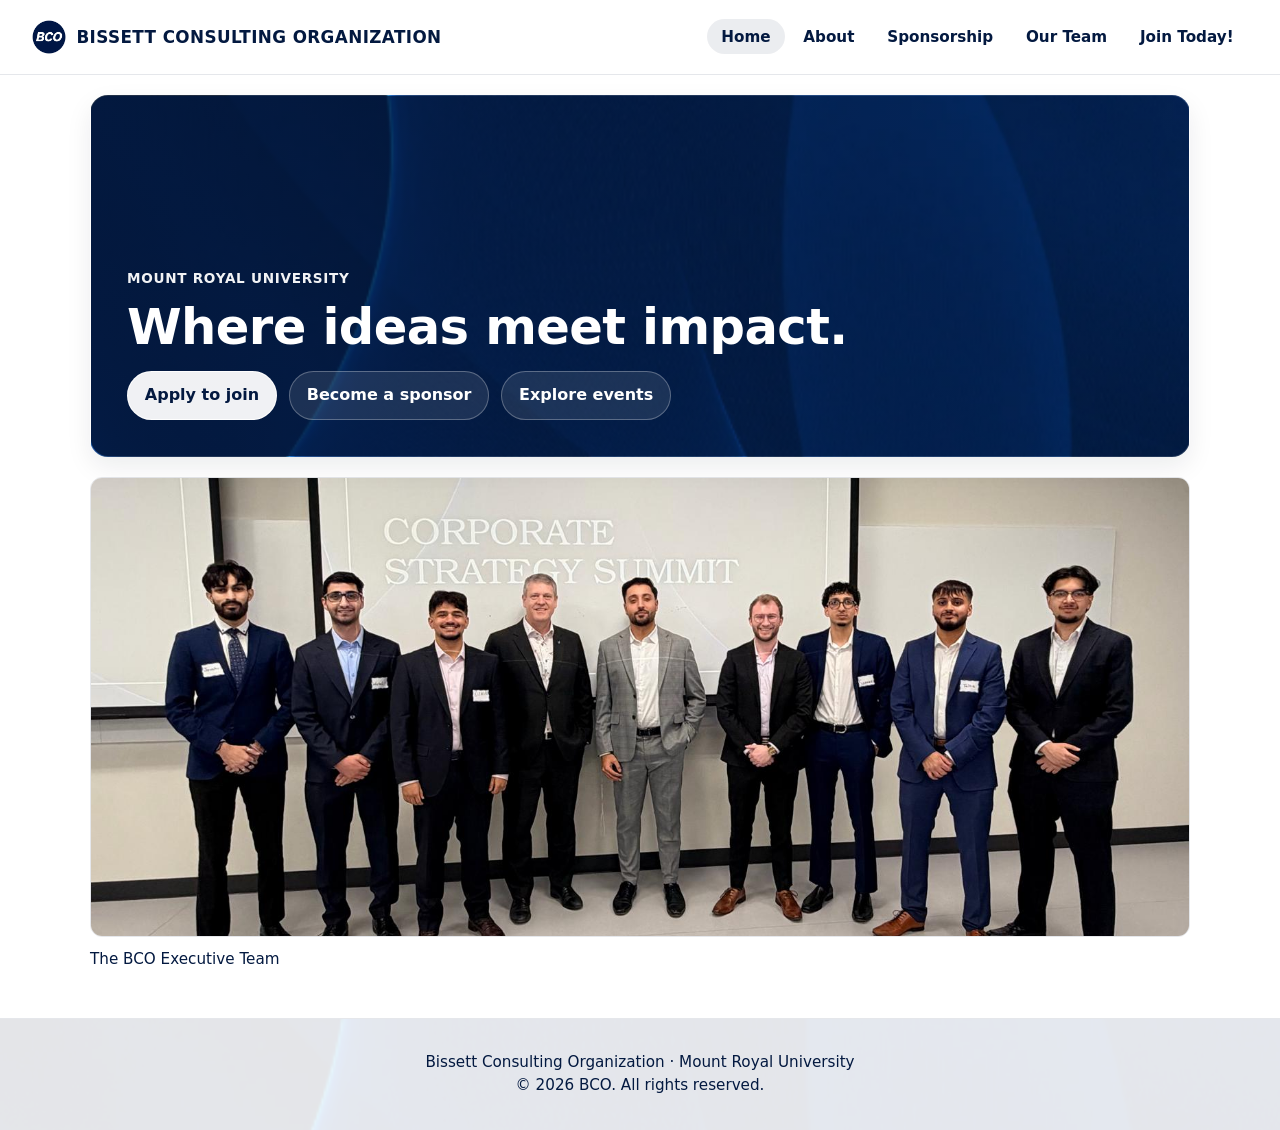
<file: index.html>
<!DOCTYPE html>
<html lang="en">
<head>
  <meta charset="UTF-8">
  <meta name="viewport" content="width=device-width, initial-scale=1.0">
  <meta name="description" content="Welcome to the Bissett Consulting Organization, where ideas meet impact at Mount Royal University.">
  <title>BCO | Home</title>

  <link rel="icon" href="images/bco-logo.png" type="image/png">
  <link rel="stylesheet" href="styles/shared.css">
  <link rel="stylesheet" href="styles/motif.css">
  <link rel="stylesheet" href="styles/home.css">
</head>

<body>
  <a href="#main" class="skip-link">Skip to content</a>

  <header>
    <div class="header-brand">
      <img src="images/bco-logo.png" alt="BCO" class="header-logo">
      <h1>Bissett Consulting Organization</h1>
    </div>
    <nav aria-label="Primary">
      <button type="button" class="nav-toggle" aria-expanded="false" aria-controls="primary-nav" aria-label="Toggle navigation menu">
        <span></span><span></span><span></span>
      </button>
      <ul id="primary-nav">
        <li><a href="index.html" class="active" aria-current="page">Home</a></li>
        <li><a href="about.html">About</a></li>
        <li><a href="sponsors.html">Sponsorship</a></li>
        <li><a href="team.html">Our Team</a></li>
        <li><a href="contact.html">Join Today!</a></li>
      </ul>
    </nav>
  </header>

  <main id="main">
    <!-- Signature hero -->
    <section class="motif-hero" aria-label="BCO hero">
      <div class="motif-hero-inner">
        <div class="motif-kicker">Mount Royal University</div>
        <div class="motif-title">Where ideas meet impact.</div>
        <div class="motif-actions">
          <a class="btn primary" href="contact.html">Apply to join</a>
          <a class="btn" href="sponsors.html">Become a sponsor</a>
          <a class="btn" href="about.html#events">Explore events</a>
        </div>
      </div>
    </section>

    <!-- Team photo -->
    <section id="teampic" aria-label="BCO executive team photo">
      <figure>
        <img src="images/team.jpeg" alt="BCO executive team group photo">
        <figcaption>The BCO Executive Team</figcaption>
      </figure>
    </section>

  </main>

  <footer>
    <p>Bissett Consulting Organization &middot; Mount Royal University</p>
    <p>&copy; 2026 BCO. All rights reserved.</p>
  </footer>

  <script src="scripts/nav.js" defer></script>
</body>
</html>
</file>
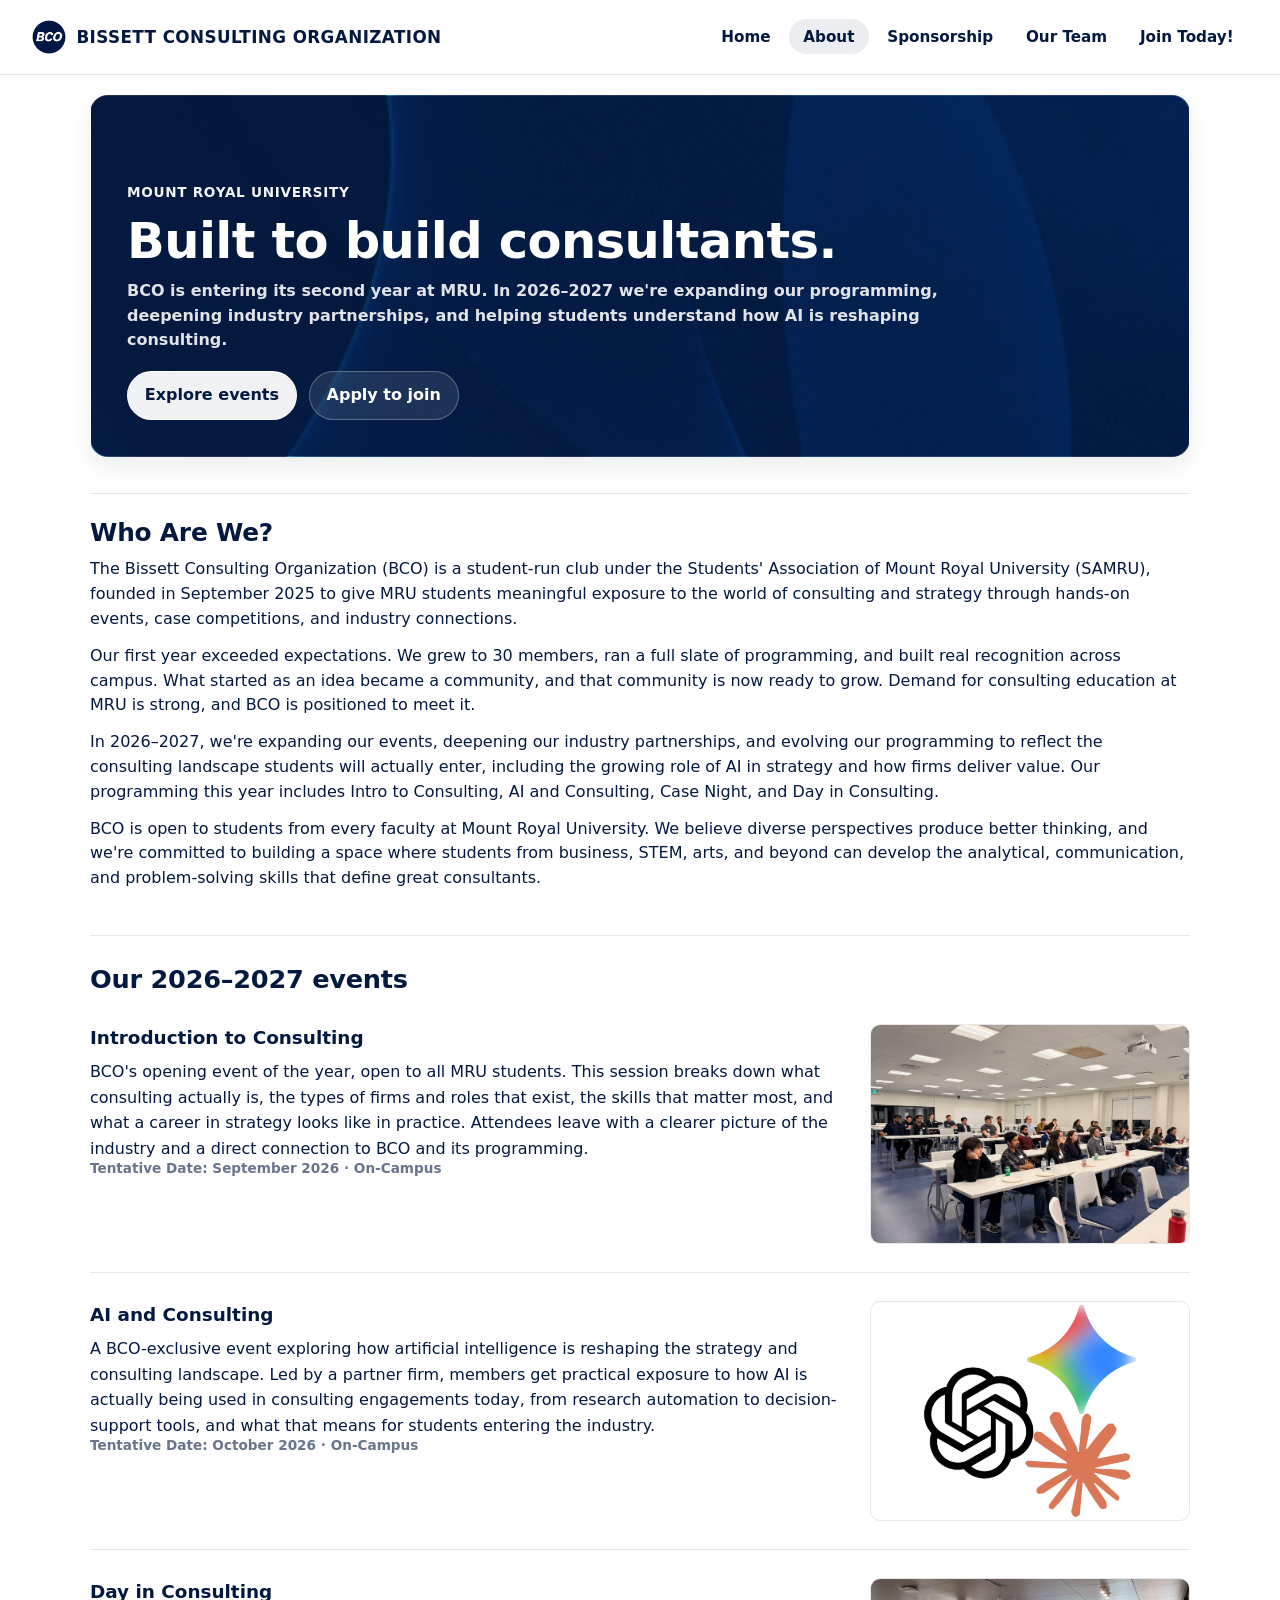
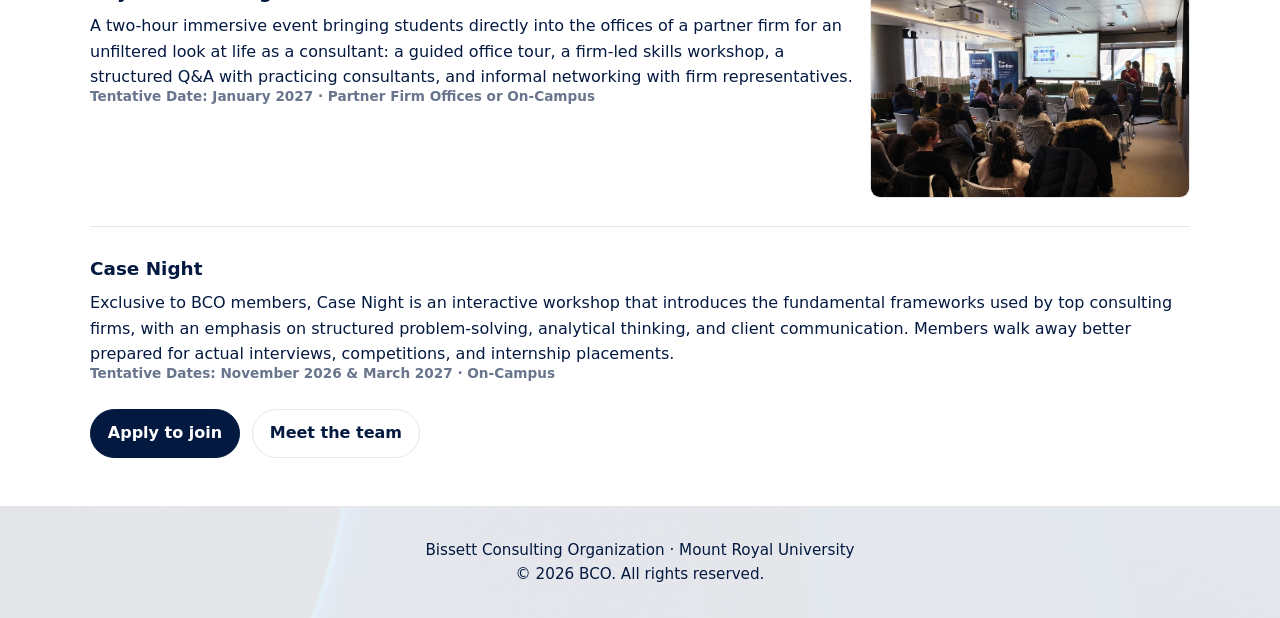
<file: about.html>
<!DOCTYPE html>
<html lang="en">
<head>
  <meta charset="UTF-8">
  <meta name="viewport" content="width=device-width, initial-scale=1.0">
  <meta name="description" content="Learn about BCO's 2026–2027 events including Intro to Consulting, AI and Consulting, Case Night, and Day in Consulting.">
  <title>BCO | About</title>
  <link rel="icon" href="images/bco-logo.png" type="image/png">
  <link rel="stylesheet" href="styles/shared.css">
  <link rel="stylesheet" href="styles/motif.css">
  <link rel="stylesheet" href="styles/about.css">
</head>
<body>
  <a href="#main" class="skip-link">Skip to content</a>

  <header>
    <div class="header-brand">
      <img src="images/bco-logo.png" alt="BCO" class="header-logo">
      <h1>Bissett Consulting Organization</h1>
    </div>
    <nav aria-label="Primary">
      <button type="button" class="nav-toggle" aria-expanded="false" aria-controls="primary-nav" aria-label="Toggle navigation menu">
        <span></span><span></span><span></span>
      </button>
      <ul id="primary-nav">
        <li><a href="index.html">Home</a></li>
        <li><a href="about.html" class="active" aria-current="page">About</a></li>
        <li><a href="sponsors.html">Sponsorship</a></li>
        <li><a href="team.html">Our Team</a></li>
        <li><a href="contact.html">Join Today!</a></li>
      </ul>
    </nav>
  </header>

  <main id="main">

    <!-- Signature hero -->
    <section class="motif-hero" aria-label="About BCO hero">
      <div class="motif-hero-inner">
        <div class="motif-kicker">Mount Royal University</div>
        <div class="motif-title">Built to build consultants.</div>
        <p class="motif-subtitle">
          BCO is entering its second year at MRU. In 2026–2027 we're expanding our programming, deepening industry partnerships, and helping students understand how AI is reshaping consulting.
        </p>
        <div class="motif-actions">
          <a class="btn primary" href="#events">Explore events</a>
          <a class="btn" href="contact.html">Apply to join</a>
        </div>
      </div>
    </section>

    <section id="Us">
      <article>
        <h2>Who Are We?</h2>
        <p>
          The Bissett Consulting Organization (BCO) is a student-run club under the Students' Association of
          Mount Royal University (SAMRU), founded in September 2025 to give MRU students meaningful exposure
          to the world of consulting and strategy through hands-on events, case competitions, and industry
          connections.
        </p>
        <p>
          Our first year exceeded expectations. We grew to 30 members, ran a full slate of programming, and
          built real recognition across campus. What started as an idea became a community, and that
          community is now ready to grow. Demand for consulting education at MRU is strong, and BCO is
          positioned to meet it.
        </p>
        <p>
          In 2026–2027, we're expanding our events, deepening our industry partnerships, and evolving our
          programming to reflect the consulting landscape students will actually enter, including the
          growing role of AI in strategy and how firms deliver value. Our programming this year includes
          Intro to Consulting, AI and Consulting, Case Night, and Day in Consulting.
        </p>
        <p>
          BCO is open to students from every faculty at Mount Royal University. We believe diverse
          perspectives produce better thinking, and we're committed to building a space where students from
          business, STEM, arts, and beyond can develop the analytical, communication, and problem-solving
          skills that define great consultants.
        </p>
      </article>
    </section>

    <!-- Events -->
    <section class="motif-band" aria-label="Our events" id="events">
      <div class="motif-band-inner">
        <h2>Our 2026–2027 events</h2>
      </div>
    </section>

    <section aria-label="BCO events">
      <div class="events-grid">

        <article id="intro-consulting">
          <div class="event-text">
            <h3>Introduction to Consulting</h3>
            <p>
              BCO's opening event of the year, open to all MRU students. This session breaks down what
              consulting actually is, the types of firms and roles that exist, the skills that matter most,
              and what a career in strategy looks like in practice. Attendees leave with a clearer picture of
              the industry and a direct connection to BCO and its programming.
            </p>
            <p class="event-meta">Tentative Date: September 2026 &middot; On-Campus</p>
          </div>
          <img src="images/summit.jpeg" alt="Introduction to Consulting session">
        </article>

        <article id="ai-consulting">
          <div class="event-text">
            <h3>AI and Consulting</h3>
            <p>
              A BCO-exclusive event exploring how artificial intelligence is reshaping the strategy and
              consulting landscape. Led by a partner firm, members get practical exposure to how AI is
              actually being used in consulting engagements today, from research automation to
              decision-support tools, and what that means for students entering the industry.
            </p>
            <p class="event-meta">Tentative Date: October 2026 &middot; On-Campus</p>
          </div>
          <img src="images/ai-consulting.png" alt="AI and Consulting session" class="contain">
        </article>

        <article>
          <div class="event-text">
            <h3>Day in Consulting</h3>
            <p>
              A two-hour immersive event bringing students directly into the offices of a partner firm for an
              unfiltered look at life as a consultant: a guided office tour, a firm-led skills workshop, a
              structured Q&amp;A with practicing consultants, and informal networking with firm
              representatives.
            </p>
            <p class="event-meta">Tentative Date: January 2027 &middot; Partner Firm Offices or On-Campus</p>
          </div>
          <img src="images/Day-in-consulting.png" alt="Day in Consulting event">
        </article>

        <article class="no-image">
          <div class="event-text">
            <h3>Case Night</h3>
            <p>
              Exclusive to BCO members, Case Night is an interactive workshop that introduces the fundamental
              frameworks used by top consulting firms, with an emphasis on structured problem-solving,
              analytical thinking, and client communication. Members walk away better prepared for actual
              interviews, competitions, and internship placements.
            </p>
            <p class="event-meta">Tentative Dates: November 2026 &amp; March 2027 &middot; On-Campus</p>
          </div>
        </article>

      </div>
    </section>

    <div class="motif-actions" style="margin: 1.5rem 0 3rem;">
      <a class="btn btn-light primary" href="contact.html">Apply to join</a>
      <a class="btn btn-light" href="team.html">Meet the team</a>
    </div>

  </main>

  <footer>
    <p>Bissett Consulting Organization &middot; Mount Royal University</p>
    <p>&copy; 2026 BCO. All rights reserved.</p>
  </footer>

  <script src="scripts/nav.js" defer></script>
</body>
</html>
</file>
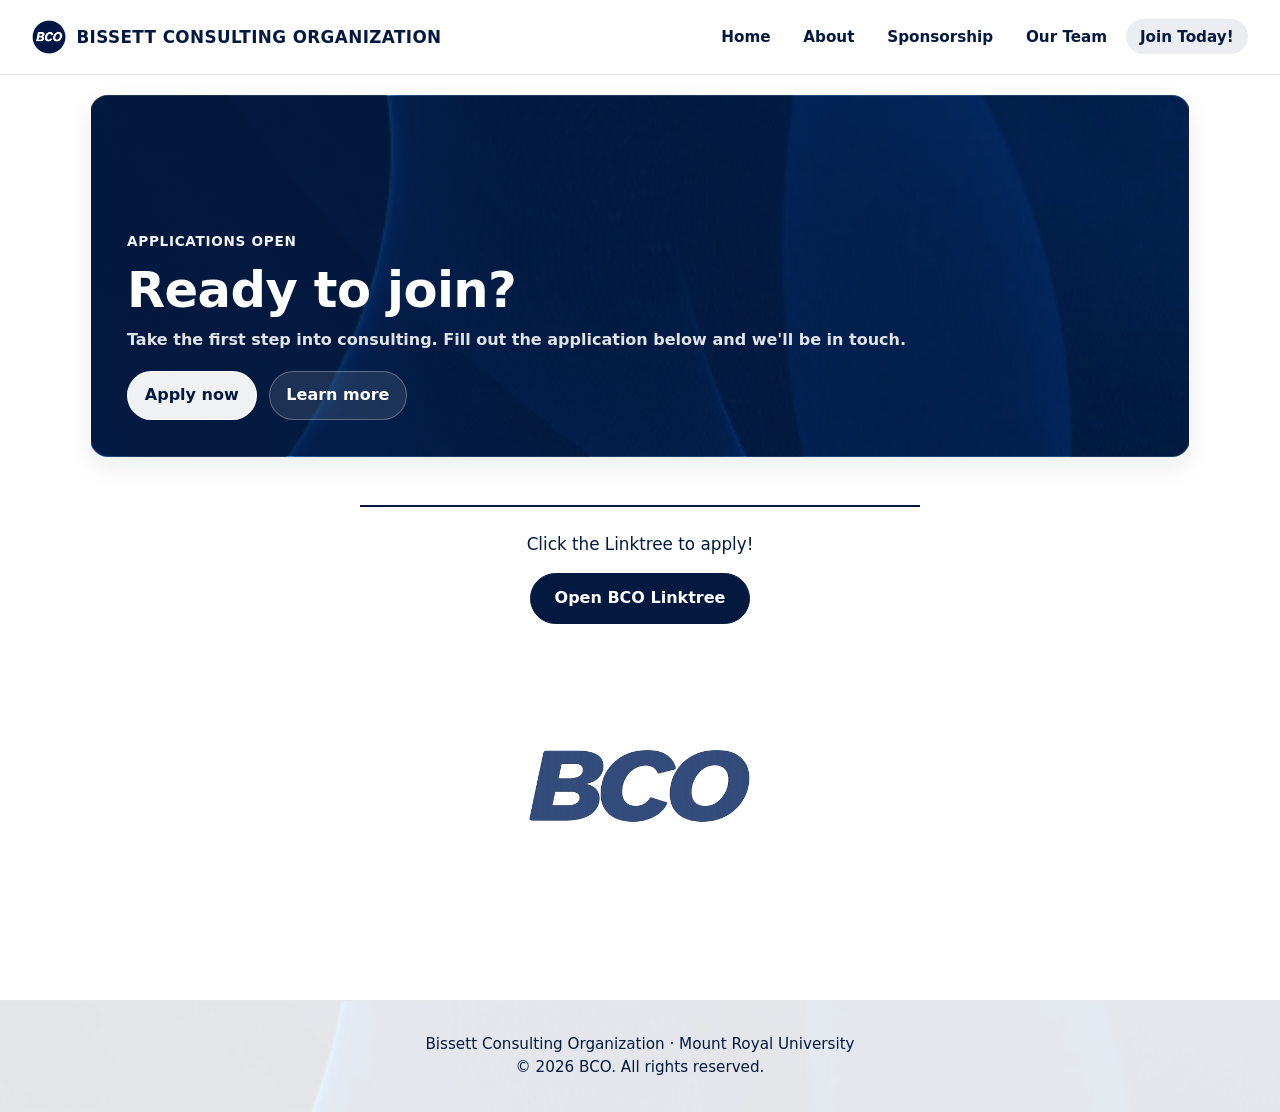
<file: contact.html>
<!DOCTYPE html>
<html lang="en">
<head>
  <meta charset="UTF-8">
  <meta name="viewport" content="width=device-width, initial-scale=1.0">
  <meta name="description" content="Apply to join the Bissett Consulting Organization at Mount Royal University.">
  <title>BCO | Join Us</title>
  <link rel="icon" href="images/bco-logo.png" type="image/png">
  <link rel="stylesheet" href="styles/shared.css">
  <link rel="stylesheet" href="styles/motif.css">
  <link rel="stylesheet" href="styles/contact.css">
</head>
<body>
  <a href="#main" class="skip-link">Skip to content</a>

  <header>
    <div class="header-brand">
      <img src="images/bco-logo.png" alt="BCO" class="header-logo">
      <h1>Bissett Consulting Organization</h1>
    </div>
    <nav aria-label="Primary">
      <button type="button" class="nav-toggle" aria-expanded="false" aria-controls="primary-nav" aria-label="Toggle navigation menu">
        <span></span><span></span><span></span>
      </button>
      <ul id="primary-nav">
        <li><a href="index.html">Home</a></li>
        <li><a href="about.html">About</a></li>
        <li><a href="sponsors.html">Sponsorship</a></li>
        <li><a href="team.html">Our Team</a></li>
        <li><a href="contact.html" class="active" aria-current="page">Join Today!</a></li>
      </ul>
    </nav>
  </header>

  <main id="main">

    <!-- Signature hero -->
    <section class="motif-hero" aria-label="Join BCO hero">
      <div class="motif-hero-inner">
        <div class="motif-kicker">Applications Open</div>
        <div class="motif-title">Ready to join?</div>
        <p class="motif-subtitle">
          Take the first step into consulting. Fill out the application below and we'll be in touch.
        </p>
        <div class="motif-actions">
          <a class="btn primary" href="https://linktr.ee/bissettconsulting" target="_blank" rel="noopener">Apply now</a>
          <a class="btn" href="about.html">Learn more</a>
        </div>
      </div>
    </section>

    <section id="linktree" aria-label="BCO social links">
      <p>Click the Linktree to apply!</p>
      <a href="https://linktr.ee/bissettconsulting" target="_blank" rel="noopener">Open BCO Linktree</a>
    </section>

    <div id="join-logo" aria-hidden="true">
      <img src="images/bco-alt-logo.png" alt="BCO">
    </div>

  </main>

  <footer>
    <p>Bissett Consulting Organization &middot; Mount Royal University</p>
    <p>&copy; 2026 BCO. All rights reserved.</p>
  </footer>

  <script src="scripts/nav.js" defer></script>
</body>
</html>
</file>
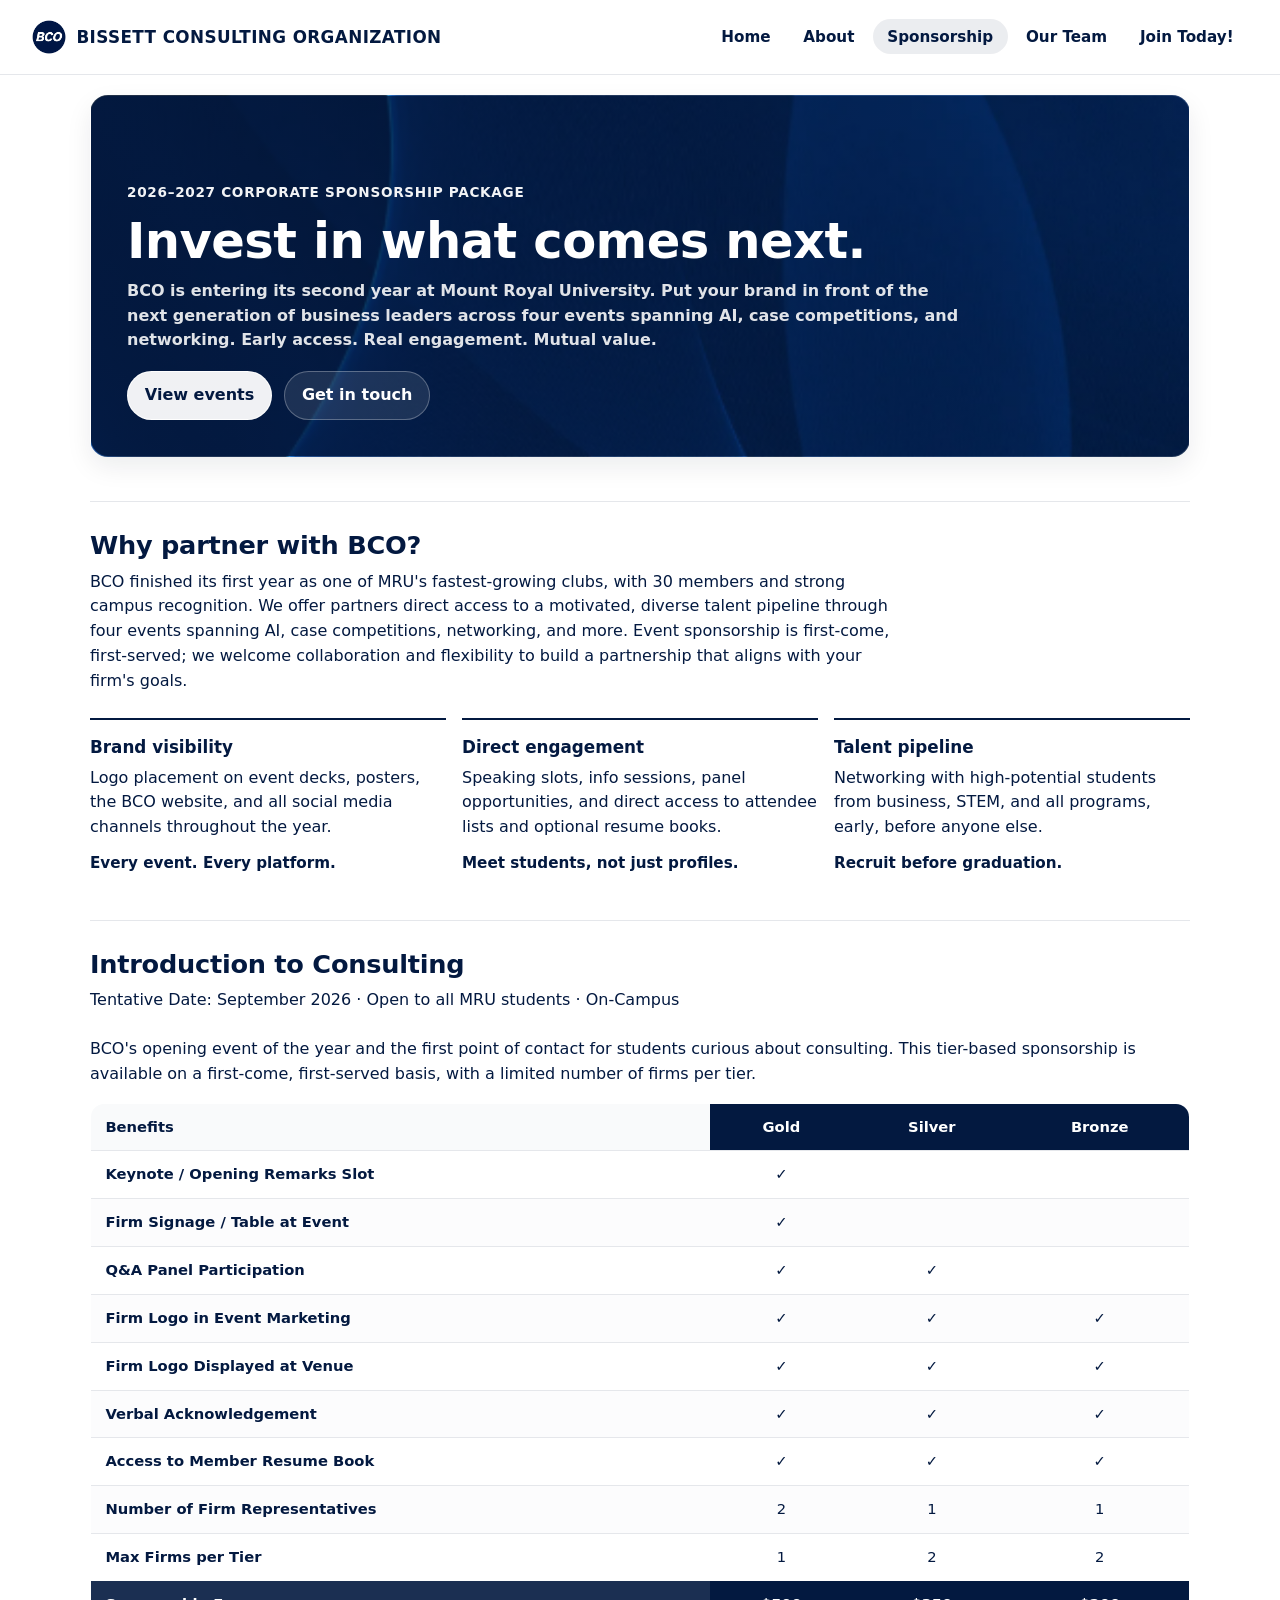
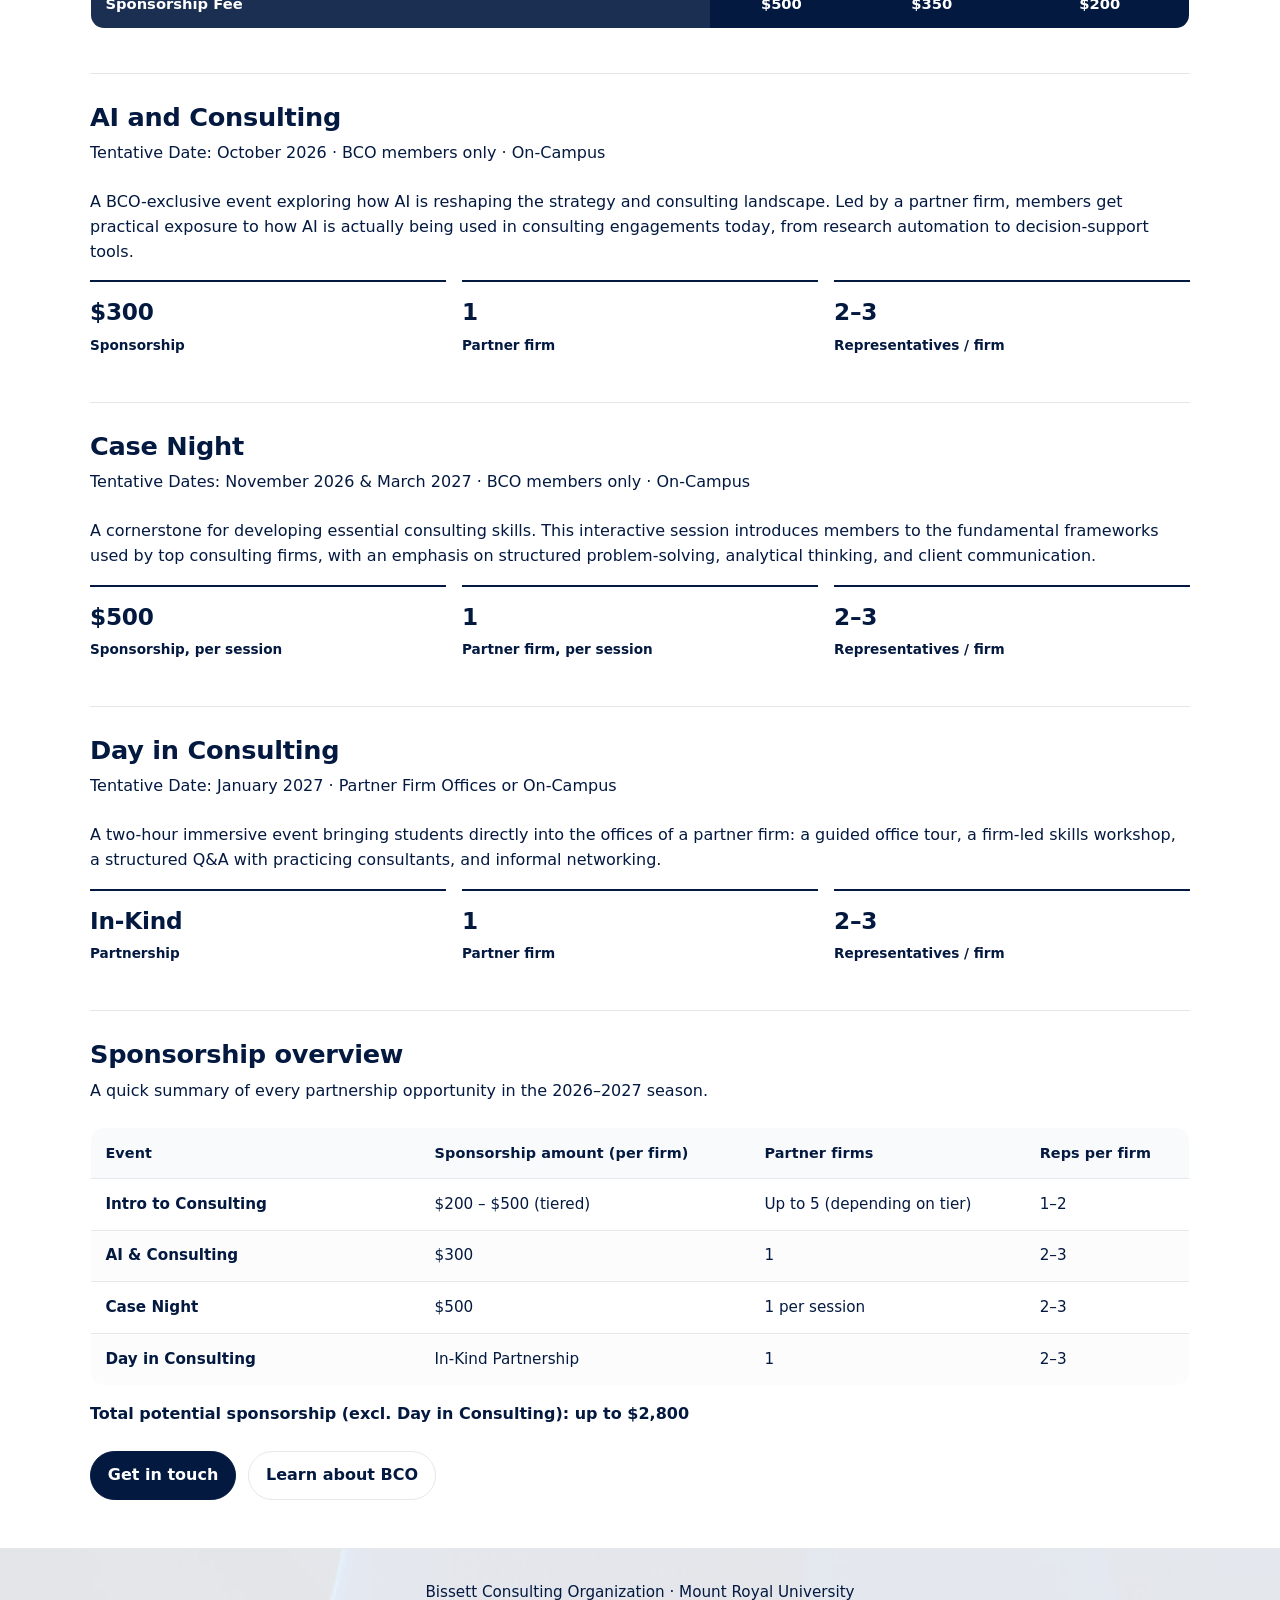
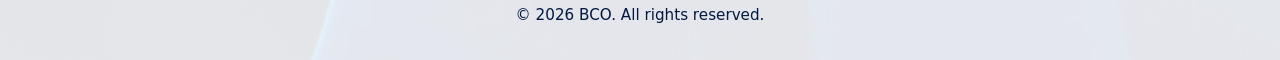
<file: sponsors.html>
<!DOCTYPE html>
<html lang="en">
<head>
  <meta charset="UTF-8">
  <meta name="viewport" content="width=device-width, initial-scale=1.0">
  <meta name="description" content="Partner with BCO and connect with the next generation of consultants at Mount Royal University.">
  <title>BCO | Sponsors</title>
  <link rel="icon" href="images/bco-logo.png" type="image/png">
  <link rel="stylesheet" href="styles/shared.css">
  <link rel="stylesheet" href="styles/motif.css">
  <link rel="stylesheet" href="styles/sponsors.css">
</head>
<body>
  <a href="#main" class="skip-link">Skip to content</a>

  <header>
    <div class="header-brand">
      <img src="images/bco-logo.png" alt="BCO" class="header-logo">
      <h1>Bissett Consulting Organization</h1>
    </div>
    <nav aria-label="Primary">
      <button type="button" class="nav-toggle" aria-expanded="false" aria-controls="primary-nav" aria-label="Toggle navigation menu">
        <span></span><span></span><span></span>
      </button>
      <ul id="primary-nav">
        <li><a href="index.html">Home</a></li>
        <li><a href="about.html">About</a></li>
        <li><a href="sponsors.html" class="active" aria-current="page">Sponsorship</a></li>
        <li><a href="team.html">Our Team</a></li>
        <li><a href="contact.html">Join Today!</a></li>
      </ul>
    </nav>
  </header>

  <main id="main">

    <!-- Signature hero -->
    <section class="motif-hero" aria-label="Sponsors hero">
      <div class="motif-hero-inner">
        <div class="motif-kicker">2026–2027 Corporate Sponsorship Package</div>
        <div class="motif-title">Invest in what comes next.</div>
        <p class="motif-subtitle">
          BCO is entering its second year at Mount Royal University. Put your brand in front of the next
          generation of business leaders across four events spanning AI, case competitions, and networking.
          Early access. Real engagement. Mutual value.
        </p>
        <div class="motif-actions">
          <a class="btn primary" href="#intro">View events</a>
          <a class="btn" href="contact.html">Get in touch</a>
        </div>
      </div>
    </section>

    <!-- ============ WHY PARTNER ============ -->
    <section class="motif-band" aria-label="Why partner with BCO">
      <div class="motif-band-inner">
        <h2>Why partner with BCO?</h2>
        <p>BCO finished its first year as one of MRU's fastest-growing clubs, with 30 members and strong campus recognition. We offer partners direct access to a motivated, diverse talent pipeline through four events spanning AI, case competitions, networking, and more. Event sponsorship is first-come, first-served; we welcome collaboration and flexibility to build a partnership that aligns with your firm's goals.</p>
      </div>
    </section>

    <section class="grid-3" aria-label="Sponsorship benefits">
      <div class="card">
        <h3>Brand visibility</h3>
        <p>Logo placement on event decks, posters, the BCO website, and all social media channels throughout the year.</p>
        <div class="meta">Every event. Every platform.</div>
      </div>
      <div class="card">
        <h3>Direct engagement</h3>
        <p>Speaking slots, info sessions, panel opportunities, and direct access to attendee lists and optional resume books.</p>
        <div class="meta">Meet students, not just profiles.</div>
      </div>
      <div class="card">
        <h3>Talent pipeline</h3>
        <p>Networking with high-potential students from business, STEM, and all programs, early, before anyone else.</p>
        <div class="meta">Recruit before graduation.</div>
      </div>
    </section>

    <!-- ============ INTRODUCTION TO CONSULTING ============ -->
    <section class="motif-band" id="intro" aria-label="Introduction to Consulting sponsorship">
      <div class="motif-band-inner">
        <h2>Introduction to Consulting</h2>
        <p>Tentative Date: September 2026 · Open to all MRU students · On-Campus</p>
      </div>
    </section>

    <section class="event-section" aria-label="Intro to Consulting sponsorship details">
      <p style="margin-bottom:1rem;">
        BCO's opening event of the year and the first point of contact for students curious about consulting.
        This tier-based sponsorship is available on a first-come, first-served basis, with a limited number of
        firms per tier.
      </p>
      <div class="tier-table-wrap">
        <table class="tier-table">
          <thead>
            <tr>
              <th>Benefits</th>
              <th class="tier-gold">Gold</th>
              <th class="tier-silver">Silver</th>
              <th class="tier-bronze">Bronze</th>
            </tr>
          </thead>
          <tbody>
            <tr><td>Keynote / Opening Remarks Slot</td><td>&check;</td><td></td><td></td></tr>
            <tr><td>Firm Signage / Table at Event</td><td>&check;</td><td></td><td></td></tr>
            <tr><td>Q&amp;A Panel Participation</td><td>&check;</td><td>&check;</td><td></td></tr>
            <tr><td>Firm Logo in Event Marketing</td><td>&check;</td><td>&check;</td><td>&check;</td></tr>
            <tr><td>Firm Logo Displayed at Venue</td><td>&check;</td><td>&check;</td><td>&check;</td></tr>
            <tr><td>Verbal Acknowledgement</td><td>&check;</td><td>&check;</td><td>&check;</td></tr>
            <tr><td>Access to Member Resume Book</td><td>&check;</td><td>&check;</td><td>&check;</td></tr>
            <tr><td>Number of Firm Representatives</td><td>2</td><td>1</td><td>1</td></tr>
            <tr><td>Max Firms per Tier</td><td>1</td><td>2</td><td>2</td></tr>
          </tbody>
          <tfoot>
            <tr>
              <td>Sponsorship Fee</td>
              <td class="tier-gold">$500</td>
              <td class="tier-silver">$350</td>
              <td class="tier-bronze">$200</td>
            </tr>
          </tfoot>
        </table>
      </div>
    </section>

    <!-- ============ AI AND CONSULTING ============ -->
    <section class="motif-band" id="ai" aria-label="AI and Consulting sponsorship">
      <div class="motif-band-inner">
        <h2>AI and Consulting</h2>
        <p>Tentative Date: October 2026 · BCO members only · On-Campus</p>
      </div>
    </section>

    <section class="event-section" aria-label="AI and Consulting sponsorship details">
      <p style="margin-bottom:1rem;">
        A BCO-exclusive event exploring how AI is reshaping the strategy and consulting landscape. Led by a
        partner firm, members get practical exposure to how AI is actually being used in consulting
        engagements today, from research automation to decision-support tools.
      </p>
      <div class="event-stats">
        <div class="event-stat">
          <strong>$300</strong>
          <span>Sponsorship</span>
        </div>
        <div class="event-stat">
          <strong>1</strong>
          <span>Partner firm</span>
        </div>
        <div class="event-stat">
          <strong>2–3</strong>
          <span>Representatives / firm</span>
        </div>
      </div>
    </section>

    <!-- ============ CASE NIGHT ============ -->
    <section class="motif-band" id="case-night" aria-label="Case Night sponsorship">
      <div class="motif-band-inner">
        <h2>Case Night</h2>
        <p>Tentative Dates: November 2026 &amp; March 2027 · BCO members only · On-Campus</p>
      </div>
    </section>

    <section class="event-section" aria-label="Case Night sponsorship details">
      <p style="margin-bottom:1rem;">
        A cornerstone for developing essential consulting skills. This interactive session introduces members
        to the fundamental frameworks used by top consulting firms, with an emphasis on structured
        problem-solving, analytical thinking, and client communication.
      </p>
      <div class="event-stats">
        <div class="event-stat">
          <strong>$500</strong>
          <span>Sponsorship, per session</span>
        </div>
        <div class="event-stat">
          <strong>1</strong>
          <span>Partner firm, per session</span>
        </div>
        <div class="event-stat">
          <strong>2–3</strong>
          <span>Representatives / firm</span>
        </div>
      </div>
    </section>

    <!-- ============ DAY IN CONSULTING ============ -->
    <section class="motif-band" id="day-in-consulting" aria-label="Day in Consulting sponsorship">
      <div class="motif-band-inner">
        <h2>Day in Consulting</h2>
        <p>Tentative Date: January 2027 · Partner Firm Offices or On-Campus</p>
      </div>
    </section>

    <section class="event-section" aria-label="Day in Consulting sponsorship details">
      <p style="margin-bottom:1rem;">
        A two-hour immersive event bringing students directly into the offices of a partner firm: a guided
        office tour, a firm-led skills workshop, a structured Q&amp;A with practicing consultants, and
        informal networking.
      </p>
      <div class="event-stats">
        <div class="event-stat">
          <strong>In-Kind</strong>
          <span>Partnership</span>
        </div>
        <div class="event-stat">
          <strong>1</strong>
          <span>Partner firm</span>
        </div>
        <div class="event-stat">
          <strong>2–3</strong>
          <span>Representatives / firm</span>
        </div>
      </div>
    </section>

    <!-- ============ SPONSORSHIP OVERVIEW ============ -->
    <section class="motif-band" id="overview" aria-label="Sponsorship overview">
      <div class="motif-band-inner">
        <h2>Sponsorship overview</h2>
        <p>A quick summary of every partnership opportunity in the 2026–2027 season.</p>
      </div>
    </section>

    <section class="event-section" aria-label="Sponsorship overview table">
      <table class="deliverables-table">
        <thead>
          <tr>
            <th>Event</th>
            <th>Sponsorship amount (per firm)</th>
            <th>Partner firms</th>
            <th>Reps per firm</th>
          </tr>
        </thead>
        <tbody>
          <tr>
            <td>Intro to Consulting</td>
            <td>$200 – $500 (tiered)</td>
            <td>Up to 5 (depending on tier)</td>
            <td>1–2</td>
          </tr>
          <tr>
            <td>AI &amp; Consulting</td>
            <td>$300</td>
            <td>1</td>
            <td>2–3</td>
          </tr>
          <tr>
            <td>Case Night</td>
            <td>$500</td>
            <td>1 per session</td>
            <td>2–3</td>
          </tr>
          <tr>
            <td>Day in Consulting</td>
            <td>In-Kind Partnership</td>
            <td>1</td>
            <td>2–3</td>
          </tr>
        </tbody>
      </table>
      <p style="margin-top:1rem; font-weight:700; color: var(--navy);">
        Total potential sponsorship (excl. Day in Consulting): up to $2,800
      </p>
    </section>

    <div class="motif-actions" style="margin: 1.5rem 0 3rem;">
      <a class="btn btn-light primary" href="contact.html">Get in touch</a>
      <a class="btn btn-light" href="about.html">Learn about BCO</a>
    </div>

  </main>

  <footer>
    <p>Bissett Consulting Organization &middot; Mount Royal University</p>
    <p>&copy; 2026 BCO. All rights reserved.</p>
  </footer>

  <script src="scripts/nav.js" defer></script>
</body>
</html>
</file>
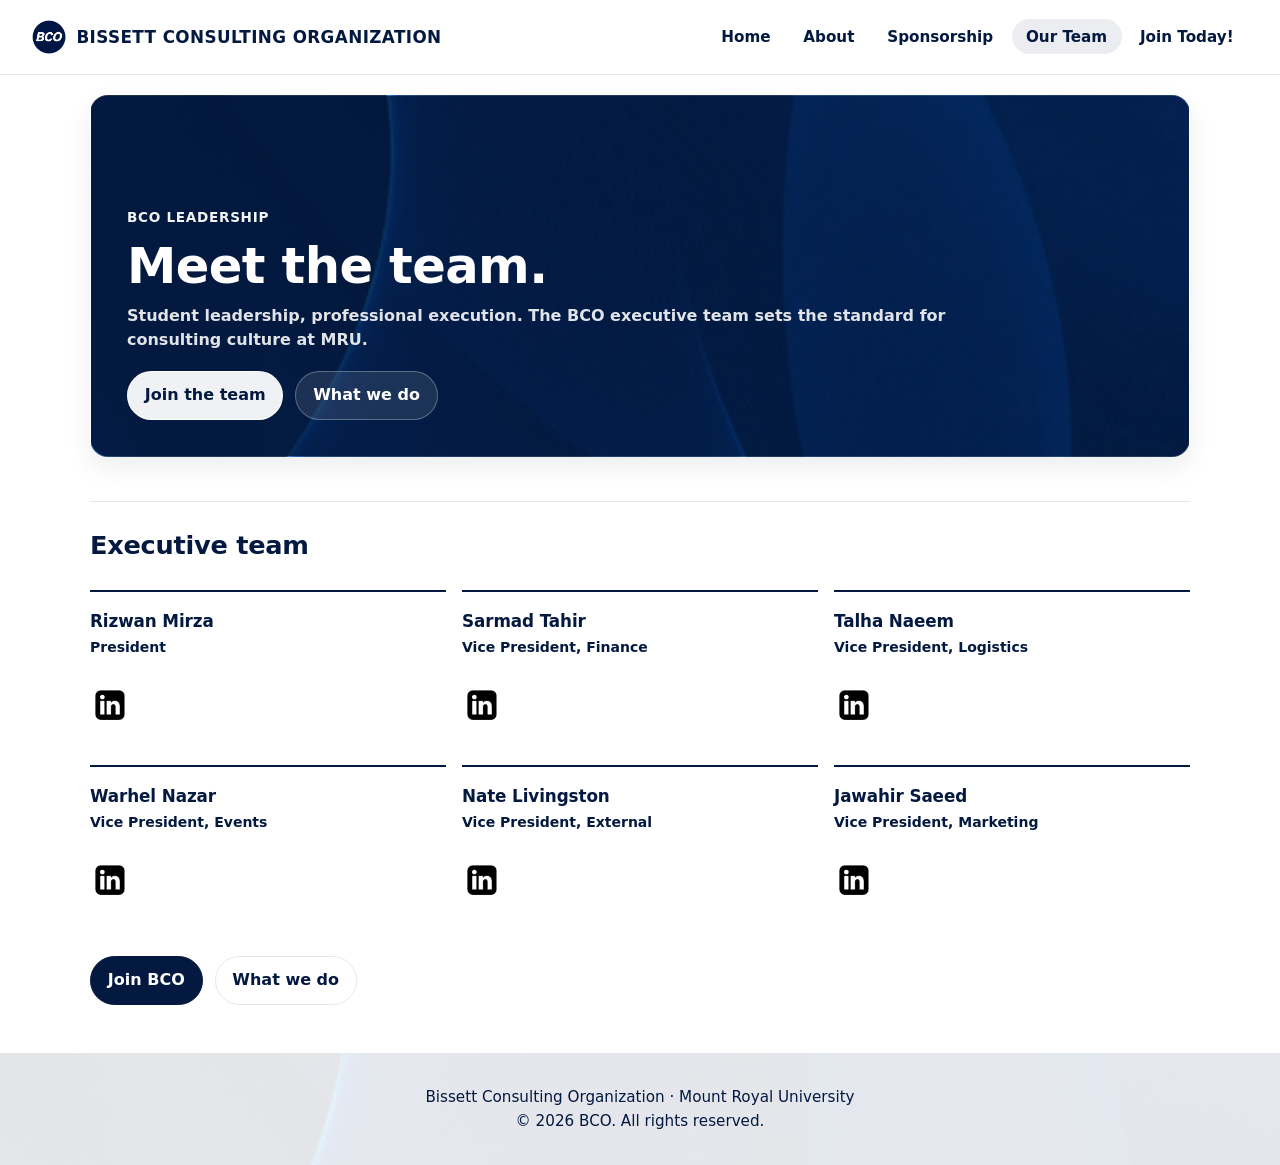
<file: team.html>
<!DOCTYPE html>
<html lang="en">
<head>
  <meta charset="UTF-8">
  <meta name="viewport" content="width=device-width, initial-scale=1.0">
  <meta name="description" content="Meet the BCO executive team, student leaders driving consulting culture at Mount Royal University.">
  <title>BCO | Our Team</title>
  <link rel="icon" href="images/bco-logo.png" type="image/png">
  <link rel="stylesheet" href="styles/shared.css">
  <link rel="stylesheet" href="styles/motif.css">
  <link rel="stylesheet" href="styles/team.css">
</head>
<body>
  <a href="#main" class="skip-link">Skip to content</a>

  <header>
    <div class="header-brand">
      <img src="images/bco-logo.png" alt="BCO" class="header-logo">
      <h1>Bissett Consulting Organization</h1>
    </div>
    <nav aria-label="Primary">
      <button type="button" class="nav-toggle" aria-expanded="false" aria-controls="primary-nav" aria-label="Toggle navigation menu">
        <span></span><span></span><span></span>
      </button>
      <ul id="primary-nav">
        <li><a href="index.html">Home</a></li>
        <li><a href="about.html">About</a></li>
        <li><a href="sponsors.html">Sponsorship</a></li>
        <li><a href="team.html" class="active" aria-current="page">Our Team</a></li>
        <li><a href="contact.html">Join Today!</a></li>
      </ul>
    </nav>
  </header>

  <main id="main">

    <!-- Signature hero -->
    <section class="motif-hero" aria-label="Our team hero">
      <div class="motif-hero-inner">
        <div class="motif-kicker">BCO Leadership</div>
        <div class="motif-title">Meet the team.</div>
        <p class="motif-subtitle">
          Student leadership, professional execution. The BCO executive team sets the standard for consulting culture at MRU.
        </p>
        <div class="motif-actions">
          <a class="btn primary" href="contact.html">Join the team</a>
          <a class="btn" href="about.html">What we do</a>
        </div>
      </div>
    </section>

    <!-- Team band -->
    <section class="motif-band" aria-label="Executive team">
      <div class="motif-band-inner">
        <h2>Executive team</h2>
      </div>
    </section>

    <!-- Team grid -->
    <section id="team-thanos" aria-label="Team members">

      <figure>
        <h3>Rizwan Mirza</h3>
        <p class="team-role">President</p>
        <a class="linkedin-link" href="https://www.linkedin.com/in/rizwan-bmirza/" target="_blank" rel="noopener" aria-label="Rizwan Mirza on LinkedIn">
          <img src="images/linkdin-logo.png" alt="LinkedIn" class="linkedin-logo">
        </a>
      </figure>

      <figure>
        <h3>Sarmad Tahir</h3>
        <p class="team-role">Vice President, Finance</p>
        <a class="linkedin-link" href="https://www.linkedin.com/in/sarmad-tahir-a00b98288/" target="_blank" rel="noopener" aria-label="Sarmad Tahir on LinkedIn">
          <img src="images/linkdin-logo.png" alt="LinkedIn" class="linkedin-logo">
        </a>
      </figure>

      <figure>
        <h3>Talha Naeem</h3>
        <p class="team-role">Vice President, Logistics</p>
        <a class="linkedin-link" href="https://www.linkedin.com/in/talhanaeem1/" target="_blank" rel="noopener" aria-label="Talha Naeem on LinkedIn">
          <img src="images/linkdin-logo.png" alt="LinkedIn" class="linkedin-logo">
        </a>
      </figure>

      <figure>
        <h3>Warhel Nazar</h3>
        <p class="team-role">Vice President, Events</p>
        <a class="linkedin-link" href="https://www.linkedin.com/in/warhelnazar/" target="_blank" rel="noopener" aria-label="Warhel Nazar on LinkedIn">
          <img src="images/linkdin-logo.png" alt="LinkedIn" class="linkedin-logo">
        </a>
      </figure>

      <figure>
        <h3>Nate Livingston</h3>
        <p class="team-role">Vice President, External</p>
        <a class="linkedin-link" href="https://www.linkedin.com/in/nathaniel-livingston-87ab62327/" target="_blank" rel="noopener" aria-label="Nate Livingston on LinkedIn">
          <img src="images/linkdin-logo.png" alt="LinkedIn" class="linkedin-logo">
        </a>
      </figure>

      <figure>
        <h3>Jawahir Saeed</h3>
        <p class="team-role">Vice President, Marketing</p>
        <a class="linkedin-link" href="https://www.linkedin.com/in/jawahir-saeed-170402328/" target="_blank" rel="noopener" aria-label="Jawahir Saeed on LinkedIn">
          <img src="images/linkdin-logo.png" alt="LinkedIn" class="linkedin-logo">
        </a>
      </figure>

    </section>

    <div class="motif-actions" style="margin: 1.5rem 0 3rem;">
      <a class="btn btn-light primary" href="contact.html">Join BCO</a>
      <a class="btn btn-light" href="about.html">What we do</a>
    </div>

  </main>

  <footer>
    <p>Bissett Consulting Organization &middot; Mount Royal University</p>
    <p>&copy; 2026 BCO. All rights reserved.</p>
  </footer>

  <script src="scripts/nav.js" defer></script>
</body>
</html>
</file>
<file: styles/shared.css>
/* ========= SHARED.CSS (McKinsey-style base) ========= */

:root{
  --navy:#031940;
  --ink:#031940;
  --muted:rgba(3,25,64,.6);
  --line:#E5E7EB;
  --paper:#FFFFFF;
  --panel:#F9FAFB;

  --radius:14px;
  --shadow: 0 10px 26px rgba(17,24,39,.08);
}

*{
  margin: 0;
  padding: 0;
  box-sizing: border-box;
}

/* page base */
body{
  font-family: "Inter", system-ui, -apple-system, Segoe UI, Roboto, Arial, sans-serif;
  color: var(--ink);
  background: var(--paper);
  line-height: 1.55;
}

/* hero */
#hero{
  border-bottom: 1px solid var(--line);
}
#hero img{
  display: block;
  width: 100%;
  max-height: 240px;
  object-fit: cover;
}

/* header brand with logo */
.header-brand{
  display: flex;
  align-items: center;
  gap: .65rem;
}

.header-logo{
  height: 34px;
  width: auto;
  object-fit: contain;
  border-radius: 6px;
}

/* header */
header{
  background: var(--paper);
  padding: 1.25rem 2rem;
  display: flex;
  justify-content: space-between;
  align-items: center;
  border-bottom: 1px solid var(--line);
}

header h1{
  color: var(--navy);
  font-size: 1.05rem;
  font-weight: 700;
  letter-spacing: .4px;
  text-transform: uppercase;
}

/* nav */
nav ul{
  list-style: none;
  display: flex;
  gap: .25rem;
  flex-wrap: wrap;
}

nav ul li a{
  color: var(--ink);
  text-decoration: none;
  padding: .55rem .9rem;
  border-radius: 999px;
  font-weight: 600;
  font-size: .95rem;
  transition: background-color .15s ease, color .15s ease;
}

nav ul li a:hover{
  background: var(--panel);
}

nav ul li a.active{
  background: rgba(3,25,64,.08);
  color: var(--navy);
}

/* hamburger toggle (hidden on desktop) */
.nav-toggle{
  display: none;
  flex-direction: column;
  justify-content: center;
  align-items: center;
  gap: 5px;
  width: 40px;
  height: 40px;
  background: none;
  border: none;
  cursor: pointer;
  margin-left: auto;
}

.nav-toggle span{
  display: block;
  width: 24px;
  height: 2px;
  background: var(--navy);
  border-radius: 2px;
  transition: transform .2s ease, opacity .2s ease;
}

.nav-toggle.is-open span:nth-child(1){
  transform: translateY(7px) rotate(45deg);
}
.nav-toggle.is-open span:nth-child(2){
  opacity: 0;
}
.nav-toggle.is-open span:nth-child(3){
  transform: translateY(-7px) rotate(-45deg);
}

/* layout width */
main{
  width: min(1100px, 92%);
  margin: 0 auto;
}

/* footer */
footer{
  margin-top: 3rem;
  background: var(--paper);
  border-top: 1px solid var(--line);
  color: #031940;
  text-align: center;
  padding: 2rem;
}

footer p{
  font-size: .95rem;
  color: #031940;
}

/* accessibility */
a:focus,
button:focus,
input:focus,
textarea:focus{
  outline: 3px solid rgba(3,25,64,.20);
  outline-offset: 2px;
  border-radius: 8px;
}

/* responsive */
@media (max-width: 650px){
  header{
    padding: 1rem;
  }
}

@media (max-width: 800px){
  header{
    flex-wrap: wrap;
  }

  nav[aria-label="Primary"]{
    display: flex;
    flex-direction: column;
    align-items: flex-end;
    width: 100%;
  }

  .nav-toggle{
    display: flex;
  }

  nav ul{
    display: none;
    flex-direction: column;
    width: 100%;
    gap: .25rem;
    margin-top: .75rem;
  }

  nav ul.nav-open{
    display: flex;
  }

  nav ul li a{
    display: block;
    padding: .75rem 1rem;
  }
}

.skip-link{
  position:absolute;
  left:-999px;
  top:10px;
  background:#fff;
  border:1px solid #E5E7EB;
  padding:.5rem .75rem;
  border-radius:10px;
}
.skip-link:focus{
  left:10px;
  z-index:999;
}
</file>
<file: styles/motif.css>
/* ========= MOTIF.CSS (BCO signature waves) ========= */

:root{
  --navy:#031940;
  --ink:#031940;
  --muted:rgba(3,25,64,.6);
  --line:#E5E7EB;
  --paper:#FFFFFF;
  --panel:#F9FAFB;

  --radius:14px;
  --shadow: 0 10px 26px rgba(17,24,39,.08);
  --shadow-soft: 0 6px 16px rgba(17,24,39,.06);

  /* Motif asset */
  --motif: url("../images/bco-blue.png");
}

/* Motif hero */
.motif-hero{
  position: relative;
  border: 1px solid rgba(255,255,255,.12);
  border-radius: 18px;
  overflow: hidden;
  box-shadow: var(--shadow);
  margin-top: 1.25rem;
  background:
    var(--motif) center/cover no-repeat;
}

.motif-hero::before{
  content:"";
  position:absolute;
  inset:0;
  /* darken for readability */
  background: linear-gradient(90deg,
    rgba(3,25,64,.92),
    rgba(3,25,64,.58) 55%,
    rgba(3,25,64,.35)
  );
}

.motif-hero-inner{
  position: relative;
  padding: 2.25rem;
  min-height: 360px;
  display:flex;
  flex-direction: column;
  justify-content: flex-end;
  gap: .75rem;
  color: #fff;
}

.motif-kicker{
  font-weight: 800;
  letter-spacing: .7px;
  text-transform: uppercase;
  font-size: .85rem;
  opacity: .95;
}

.motif-title{
  font-size: clamp(2.1rem, 4.2vw, 3.1rem);
  line-height: 1.05;
  letter-spacing: -.6px;
  font-weight: 900;
  max-width: 24ch;
}

.motif-subtitle{
  max-width: 75ch;
  color: rgba(255,255,255,.88);
  font-weight: 560;
}

.motif-actions{
  display:flex;
  gap: .75rem;
  flex-wrap: wrap;
  margin-top: .35rem;
}

.btn{
  display:inline-block;
  text-decoration:none;
  font-weight: 750;
  padding: .7rem 1.05rem;
  border-radius: 999px;
  border: 1px solid rgba(255,255,255,.28);
  background: rgba(255,255,255,.10);
  color:#fff;
  transition: transform .15s ease, background-color .2s ease;
}

.btn:hover{
  transform: translateY(-1px);
  background: rgba(255,255,255,.16);
  text-decoration:none;
}

.btn.primary{
  background: rgba(255,255,255,.94);
  color: var(--navy);
  border-color: rgba(255,255,255,.94);
}

.btn.primary:hover{
  background: #fff;
}

/* Section headings: plain divider, no box */
.motif-band{
  margin: 2.75rem 0 1.5rem;
  padding-top: 1.5rem;
  border-top: 1px solid var(--line);
}

.motif-band-inner{
  padding: 0;
}

.motif-band h2{
  font-size: 1.6rem;
  letter-spacing: -.25px;
  margin-bottom: .25rem;
}

.motif-band p{
  color: #031940;
  max-width: 80ch;
}

.grid-3{
  display:grid;
  grid-template-columns: repeat(3, minmax(0, 1fr));
  gap: 1rem;
}

.card{
  padding-top: .9rem;
  border-top: 2px solid var(--navy);
}

.card h3{
  font-size: 1.05rem;
  margin-bottom: .35rem;
}

.card p{
  color: #031940;
}

.card .meta{
  margin-top: .75rem;
  color: #031940;
  font-size: .95rem;
  font-weight: 650;
}

/* Stats row */
.stats{
  display:grid;
  grid-template-columns: repeat(4, minmax(0, 1fr));
  gap: 1.5rem;
}

.stat{
  padding-top: .75rem;
  border-top: 2px solid var(--navy);
}

.stat strong{
  display:block;
  font-size: 1.55rem;
  color: var(--navy);
  letter-spacing: -.2px;
}

.stat span{
  color: #031940;
  font-weight: 700;
}

/* Motif footer (subtle) */
footer{
  position: relative;
  overflow:hidden;
}

footer::before{
  content:"";
  position:absolute;
  inset:0;
  background: var(--motif) center/cover no-repeat;
  opacity: .10;
  filter: saturate(1.05) contrast(1.05);
  pointer-events:none;
}

footer > *{
  position: relative;
}

/* Light-context buttons (outside the dark hero) */
.btn-light{
  color: var(--ink);
  background: var(--paper);
  border-color: var(--line);
}

.btn-light:hover{
  background: var(--panel);
  color: var(--ink);
}

.btn-light.primary{
  background: var(--navy);
  color: #fff;
  border-color: var(--navy);
}

.btn-light.primary:hover{
  background: rgba(3,25,64,.88);
  color: #fff;
}

/* Responsive */
@media (max-width: 980px){
  .grid-3{ grid-template-columns: 1fr; }
  .stats{ grid-template-columns: repeat(2, minmax(0,1fr)); }
  .motif-hero-inner{ min-height: 330px; padding: 1.6rem; }
}

@media (max-width: 520px){
  .stats{ grid-template-columns: 1fr; }
}
</file>
<file: styles/home.css>
/* ========= HOME.CSS (McKinsey / deck cover) ========= */

:root{
  --navy:#031940;
  --ink:#031940;
  --muted:rgba(3,25,64,.6);
  --line:#E5E7EB;
  --panel:#F9FAFB;
  --paper:#FFFFFF;

  --radius:14px;
  --shadow: 0 10px 26px rgba(17,24,39,.08);
  --shadow-soft: 0 6px 16px rgba(17,24,39,.06);
}

/* Title block */
#welcome{
  padding: 2.5rem 0 1.25rem;
  border-bottom: 1px solid var(--line);
  margin-bottom: 1.5rem;
}

#welcome h2:first-child{
  font-size: clamp(2.1rem, 3.4vw, 2.8rem);
  line-height: 1.06;
  letter-spacing: -.5px;
  color: var(--ink);
  margin-bottom: .45rem;
}

#welcome h2:nth-child(2){
  font-size: clamp(1.15rem, 1.9vw, 1.35rem);
  font-weight: 650;
  color: #031940;
  letter-spacing: .1px;
}

#teampic{
  margin: 1.25rem 0 3rem;
}

#teampic img{
  width: 100%;
  height: min(460px, 56vw);
  object-fit: cover;
  border-radius: 12px;
  border: 1px solid var(--line);
  display: block;
}

/* Caption looks like a report footnote */
#teampic figcaption{
  margin-top: .75rem;
  color: #031940;
  font-size: .95rem;
  line-height: 1.35;
}

/* Responsive tightening */
@media (max-width: 520px){
  #welcome{
    padding: 2rem 0 1rem;
  }
}
</file>
<file: styles/about.css>
/* ========= ABOUT.CSS (McKinsey / executive report style) ========= */

:root{
  --navy:#031940;
  --ink:#031940;
  --muted:rgba(3,25,64,.6);
  --line:#E5E7EB;
  --panel:#F9FAFB;
  --paper:#FFFFFF;
  --radius:14px;
  --shadow: 0 10px 26px rgba(17,24,39,.08);
  --shadow-soft: 0 6px 16px rgba(17,24,39,.06);
}

/* tighten overall page rhythm */
#Us{
  margin: 2.25rem 0 1.75rem;
}

#Us article{
  padding-top: 1.25rem;
  border-top: 1px solid var(--line);
}

#Us h2{
  font-size: 1.55rem;
  line-height: 1.2;
  margin-top: .25rem;
  margin-bottom: .6rem;
  letter-spacing: -.2px;
}

/* text looks like an exec brief */
#Us p{
  color: #031940;
  margin-bottom: .75rem;
}
#Us p:last-of-type{
  margin-bottom: 0;
}

/* link to section looks like a report cross-reference */
#Us a{
  color: var(--navy);
  font-weight: 650;
  text-decoration: none;
  border-bottom: 1px solid rgba(3,25,64,.25);
}
#Us a:hover{
  border-bottom-color: rgba(3,25,64,.55);
}

/* ===== Events section: "deck slides" ===== */

/* preserve anchor offset so header doesn't overlap on jump from index */
#events{
  scroll-margin-top: 90px;
}

/* grid container */
.events-grid{
  display: grid;
  gap: 0;
  margin-bottom: 0;
}

/* each event: text left, image right, separated by a divider */
.events-grid article{
  padding: 1.75rem 0;
  border-bottom: 1px solid var(--line);
  display: grid;
  grid-template-columns: 1fr 320px;
  gap: 1rem;
  align-items: start;
}

.events-grid article:first-child{
  padding-top: 0;
}

.events-grid article:last-child{
  border-bottom: none;
  padding-bottom: 0;
}

.events-grid article.no-image{
  grid-template-columns: 1fr;
}

/* consistent titles */
.events-grid h3{
  font-size: 1.15rem;
  margin: 0 0 .45rem;
  color: var(--ink);
}

/* body copy = report tone */
.events-grid p{
  color: #031940;
  line-height: 1.6;
}

.events-grid .event-meta{
  font-size: .85rem;
  font-weight: 650;
  color: var(--muted);
  margin-top: -.25rem;
}

/* right-side image: consistent ratio and clean border */
.events-grid img{
  width: 100%;
  height: 220px;
  object-fit: cover;
  border-radius: 10px;
  border: 1px solid var(--line);
}

.events-grid img.contain{
  object-fit: contain;
  background: #fff;
}

/* ===== responsive ===== */
@media (max-width: 900px){
  .events-grid article{
    grid-template-columns: 1fr;
  }
}
</file>
<file: styles/contact.css>
/* ========= CONTACT.CSS ========= */

:root{
  --navy:#031940;
  --ink:#031940;
  --muted:rgba(3,25,64,.6);
  --line:#E5E7EB;
  --panel:#F9FAFB;
  --paper:#FFFFFF;

  --radius:14px;
  --shadow: 0 10px 26px rgba(17,24,39,.08);
  --shadow-soft: 0 6px 16px rgba(17,24,39,.06);
}

#linktree{
  width: min(560px, 92%);
  margin: 3rem auto 2rem;
  padding-top: 1.5rem;
  border-top: 2px solid var(--navy);
  text-align: center;
}

#linktree p{
  color: #031940;
  font-size: 1.05rem;
  margin-bottom: 1rem;
}

#linktree a{
  display: inline-block;
  padding: .75rem 1.5rem;

  border-radius: 999px;
  border: 1px solid var(--navy);
  background: var(--navy);
  text-decoration: none;
  font-weight: 700;
  font-size: 1rem;
  color: #fff;
  transition: background-color .2s ease, transform .15s ease;
}

#linktree a:hover{
  background: rgba(3,25,64,.85);
  transform: translateY(-1px);
}

/* big logo below linktree */
#join-logo{
  display: flex;
  justify-content: center;
  margin: 1.5rem auto 4rem;
}

#join-logo img{
  width: min(420px, 80%);
  height: auto;
  object-fit: contain;
  opacity: .88;
}

/* responsive */
@media (max-width: 520px){
  #linktree{ padding: 1.5rem 1rem; }
}
</file>
<file: styles/sponsors.css>
/* ========= SPONSORS.CSS ========= */

:root{
  --navy:#031940;
  --ink:#031940;
  --muted:rgba(3,25,64,.6);
  --line:#E5E7EB;
  --panel:#F9FAFB;
  --paper:#FFFFFF;

  --radius:14px;
  --shadow: 0 10px 26px rgba(17,24,39,.08);
  --shadow-soft: 0 6px 16px rgba(17,24,39,.06);
}

/* ---- Per-event sections ---- */
.event-section{
  margin: 0 0 0;
}

.event-stats{
  display: grid;
  grid-template-columns: repeat(3, minmax(0, 1fr));
  gap: 1rem;
  margin-bottom: 1rem;
}

.event-stat{
  padding-top: .75rem;
  border-top: 2px solid var(--navy);
}

.event-stat strong{
  display: block;
  font-size: 1.45rem;
  font-weight: 800;
  color: var(--navy);
  letter-spacing: -.2px;
  margin-bottom: .15rem;
}

.event-stat span{
  font-size: .85rem;
  font-weight: 600;
  color: #031940;
}

/* ---- Deliverables table (2-col per event) ---- */
.deliverables-table{
  width: 100%;
  border-collapse: collapse;
  background: var(--paper);
  border: 1px solid var(--line);
  border-radius: var(--radius);
  overflow: hidden;
  margin-bottom: 0;
}

.deliverables-table th,
.deliverables-table td{
  padding: .85rem .9rem;
  text-align: left;
  border-bottom: 1px solid var(--line);
  color: #031940;
  font-size: .95rem;
}

.deliverables-table thead th{
  background: var(--panel);
  color: var(--ink);
  font-weight: 750;
  font-size: .9rem;
  letter-spacing: .1px;
}

.deliverables-table td:first-child{
  font-weight: 700;
  color: var(--ink);
  width: 30%;
  white-space: nowrap;
}

.deliverables-table tbody tr:nth-child(even){
  background: #FCFCFD;
}

.deliverables-table tbody tr:hover{
  background: rgba(3,25,64,.04);
}

.deliverables-table tbody tr:last-child td{
  border-bottom: none;
}

/* ---- Tier comparison table (Intro to Consulting) ---- */
.tier-table-wrap{
  overflow-x: auto;
}

.tier-table{
  width: 100%;
  min-width: 560px;
  border-collapse: collapse;
  background: var(--paper);
  border: 1px solid var(--line);
  border-radius: var(--radius);
  overflow: hidden;
}

.tier-table th,
.tier-table td{
  padding: .75rem .9rem;
  text-align: center;
  border-bottom: 1px solid var(--line);
  color: #031940;
  font-size: .92rem;
}

.tier-table th:first-child,
.tier-table td:first-child{
  text-align: left;
  font-weight: 650;
}

.tier-table thead th{
  background: var(--navy);
  color: #fff;
  font-weight: 750;
}

.tier-table thead th:first-child{
  background: var(--panel);
  color: var(--ink);
}

.tier-table tbody tr:nth-child(even){
  background: #FCFCFD;
}

.tier-table tbody tr:last-child td{
  border-bottom: none;
}

.tier-table tfoot td{
  background: var(--navy);
  color: #fff;
  font-weight: 800;
  border-bottom: none;
}

.tier-table tfoot td:first-child{
  background: rgba(3,25,64,.9);
}

/* responsive */
@media (max-width: 900px){
  .event-stats{
    grid-template-columns: repeat(3, minmax(0, 1fr));
  }
  .deliverables-table td:first-child{
    white-space: normal;
    width: auto;
  }
}

@media (max-width: 600px){
  .event-stats{
    grid-template-columns: 1fr;
  }
  .deliverables-table th,
  .deliverables-table td{
    padding: .7rem .65rem;
    font-size: .875rem;
  }
}
</file>
<file: styles/team.css>
/* ========= TEAM.CSS (McKinsey / leadership page) ========= */

:root{
  --navy:#031940;
  --ink:#031940;
  --muted:rgba(3,25,64,.6);
  --line:#E5E7EB;
  --panel:#F9FAFB;
  --paper:#FFFFFF;

  --radius:14px;
  --shadow: 0 10px 26px rgba(17,24,39,.08);
  --shadow-soft: 0 6px 16px rgba(17,24,39,.06);
}

/* Grid */
#team-thanos{
  margin: 1.25rem 0 3rem;
  display: grid;
  grid-template-columns: repeat(3, minmax(0, 1fr));
  column-gap: 1rem;
  row-gap: 2rem;
}

#team-thanos figure{
  margin: 0;
  padding-top: 1rem;
  border-top: 2px solid var(--navy);
}

/* name */
#team-thanos figure h3{
  font-size: 1.05rem;
  margin-bottom: .2rem;
  color: var(--ink);
  letter-spacing: -.1px;
}

/* role subtitle */
#team-thanos figure .team-role{
  color: #031940;
  font-size: .875rem;
  font-weight: 600;
  margin: 0 0 .75rem;
}

/* linkedin */
.linkedin-link{
  display: inline-flex;
  align-items: center;
  margin-top: .9rem;
  opacity: 1;
  transition: transform .15s ease, filter .15s ease;
}

.linkedin-link:hover{
  transform: translateY(-2px);
  filter: brightness(1.15);
}

.linkedin-logo{
  height: 40px;
  width: auto;
  object-fit: contain;
}

/* Responsive */
@media (max-width: 980px){
  #team-thanos{
    grid-template-columns: repeat(2, minmax(0, 1fr));
  }
}

@media (max-width: 620px){
  #team-thanos{
    grid-template-columns: 1fr;
  }
}
</file>
